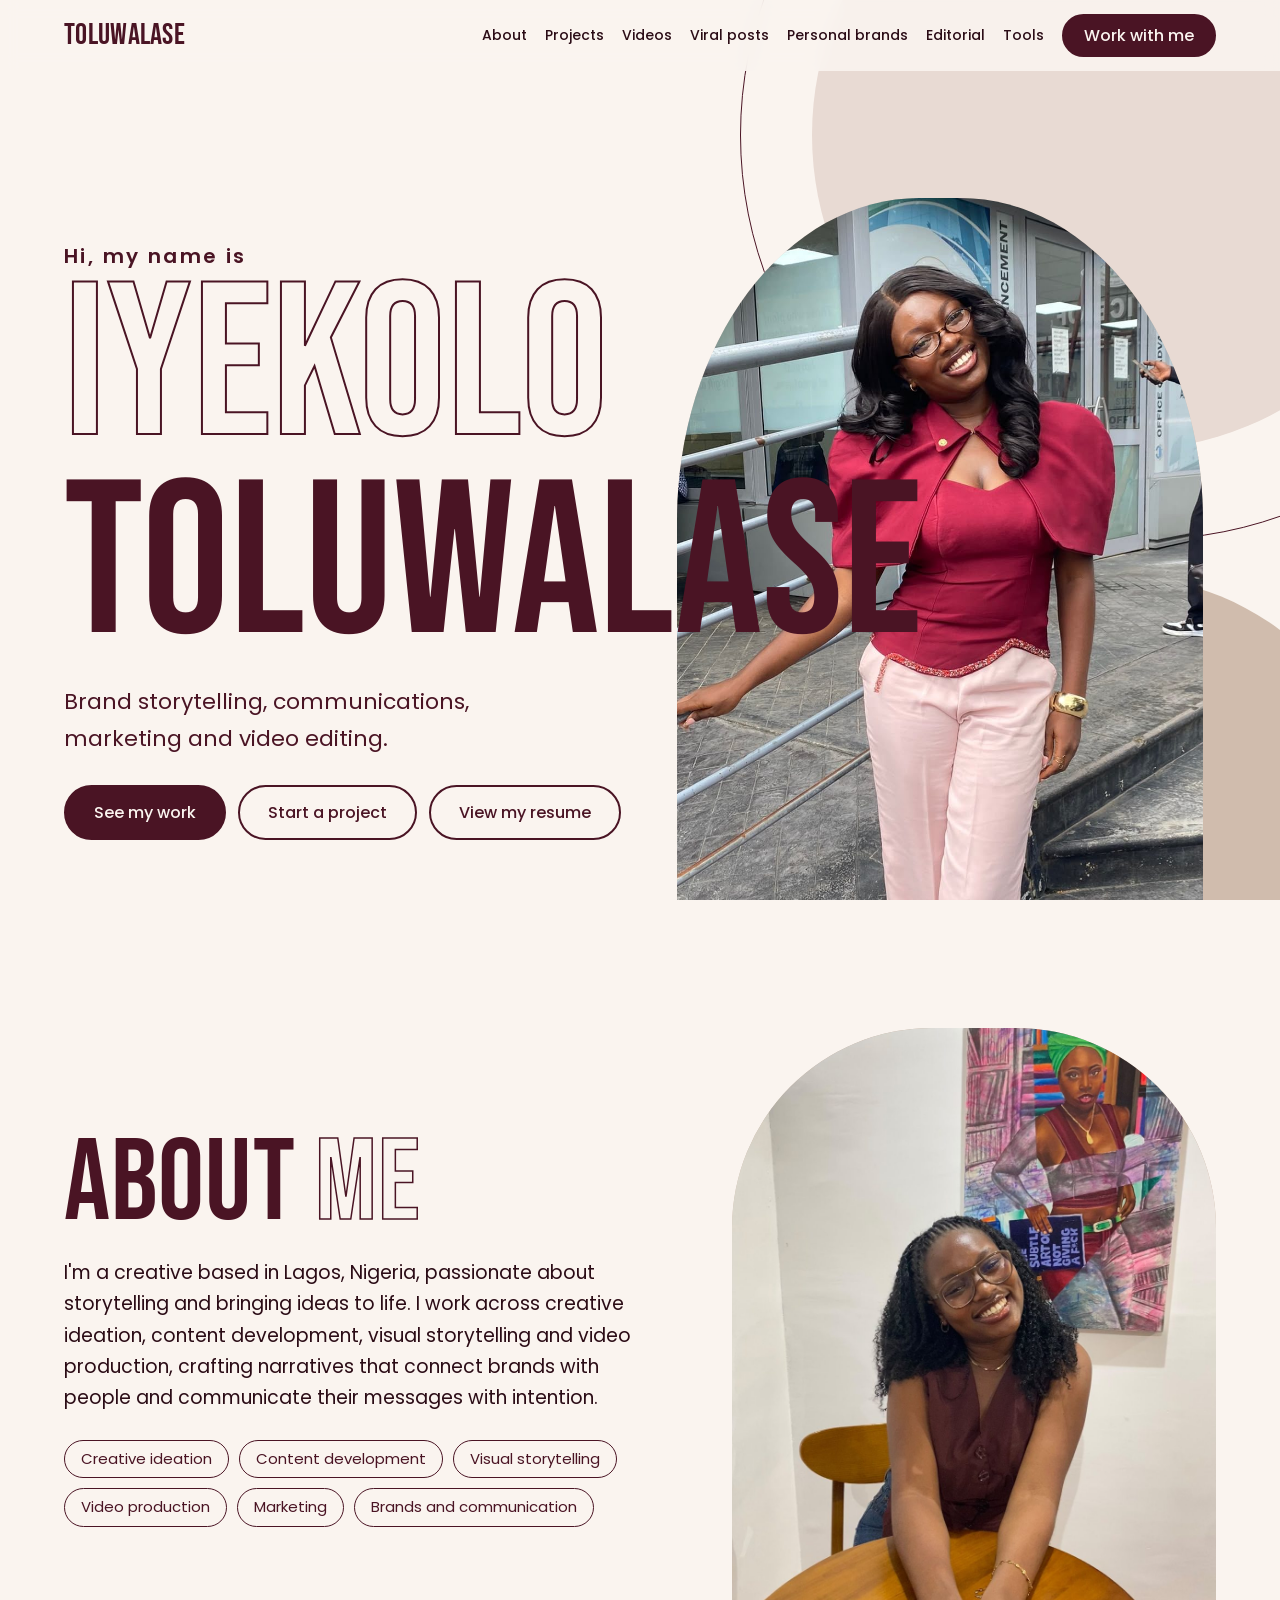
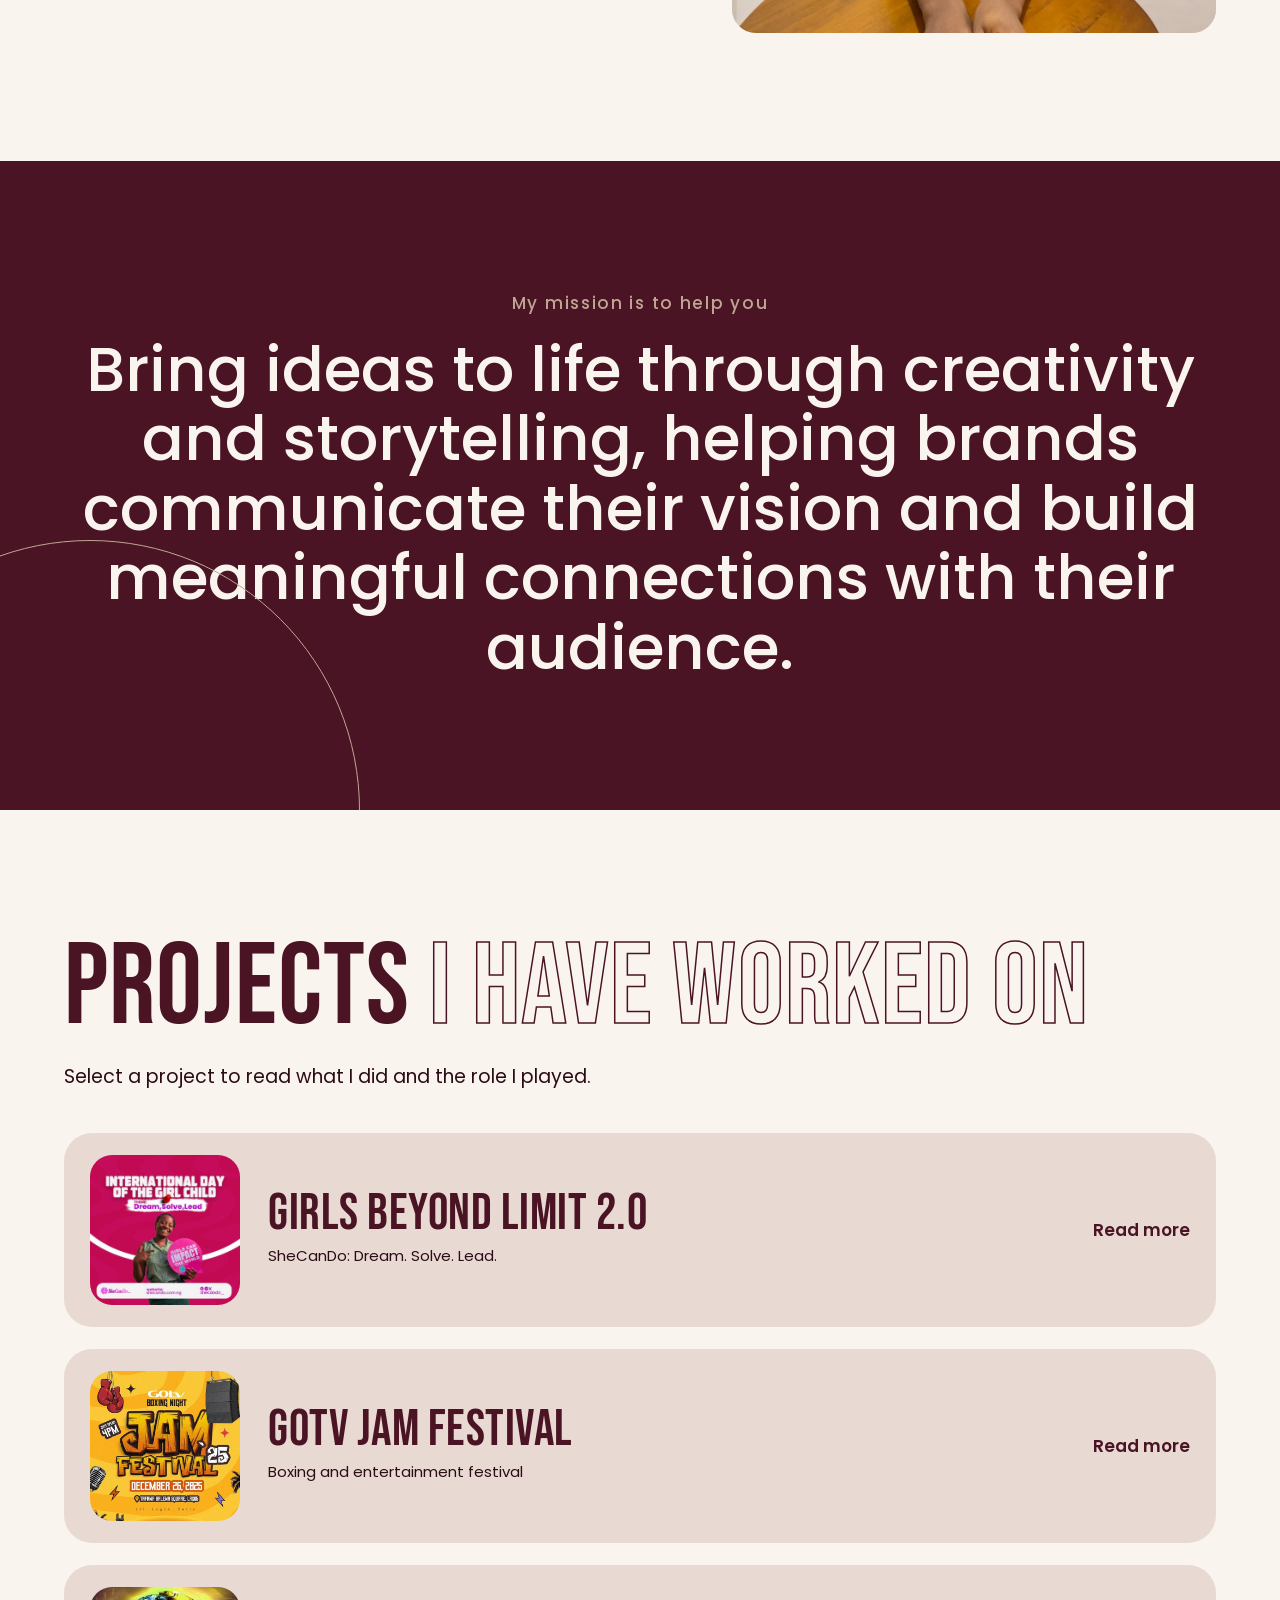
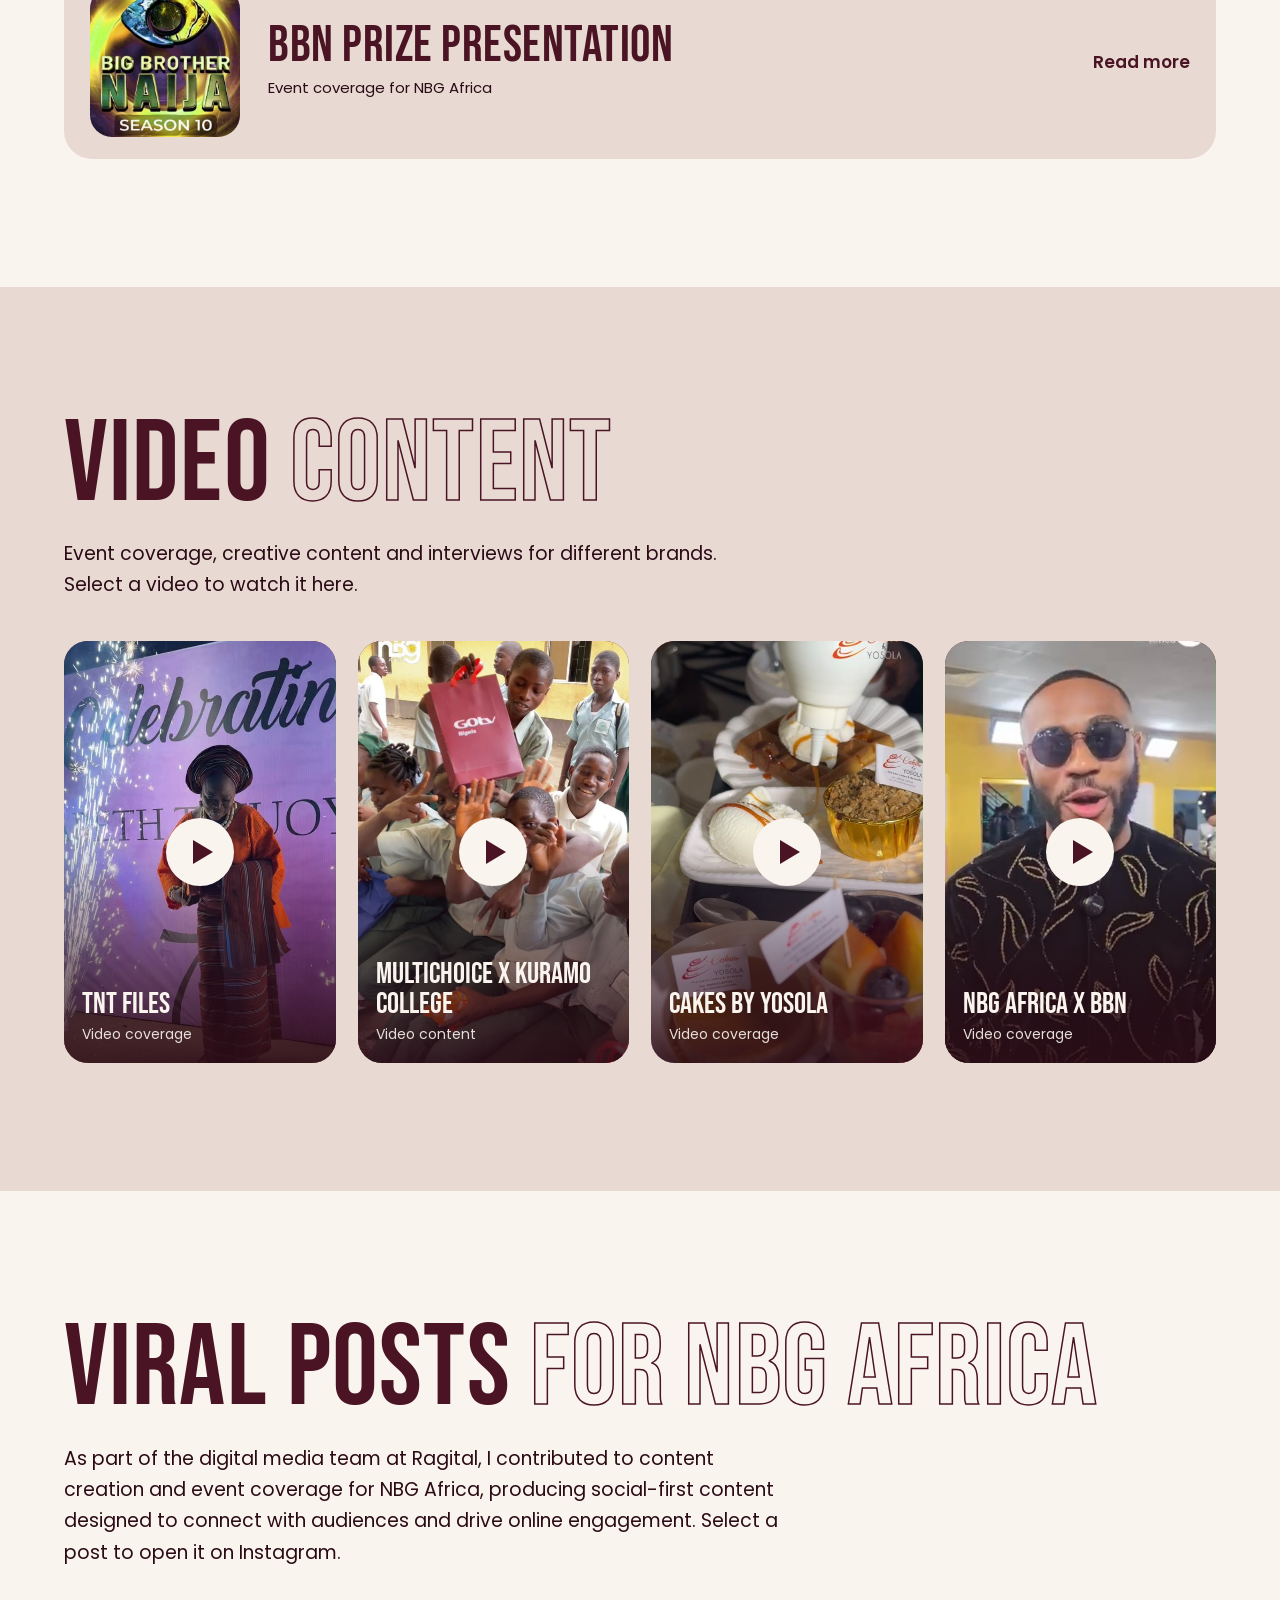
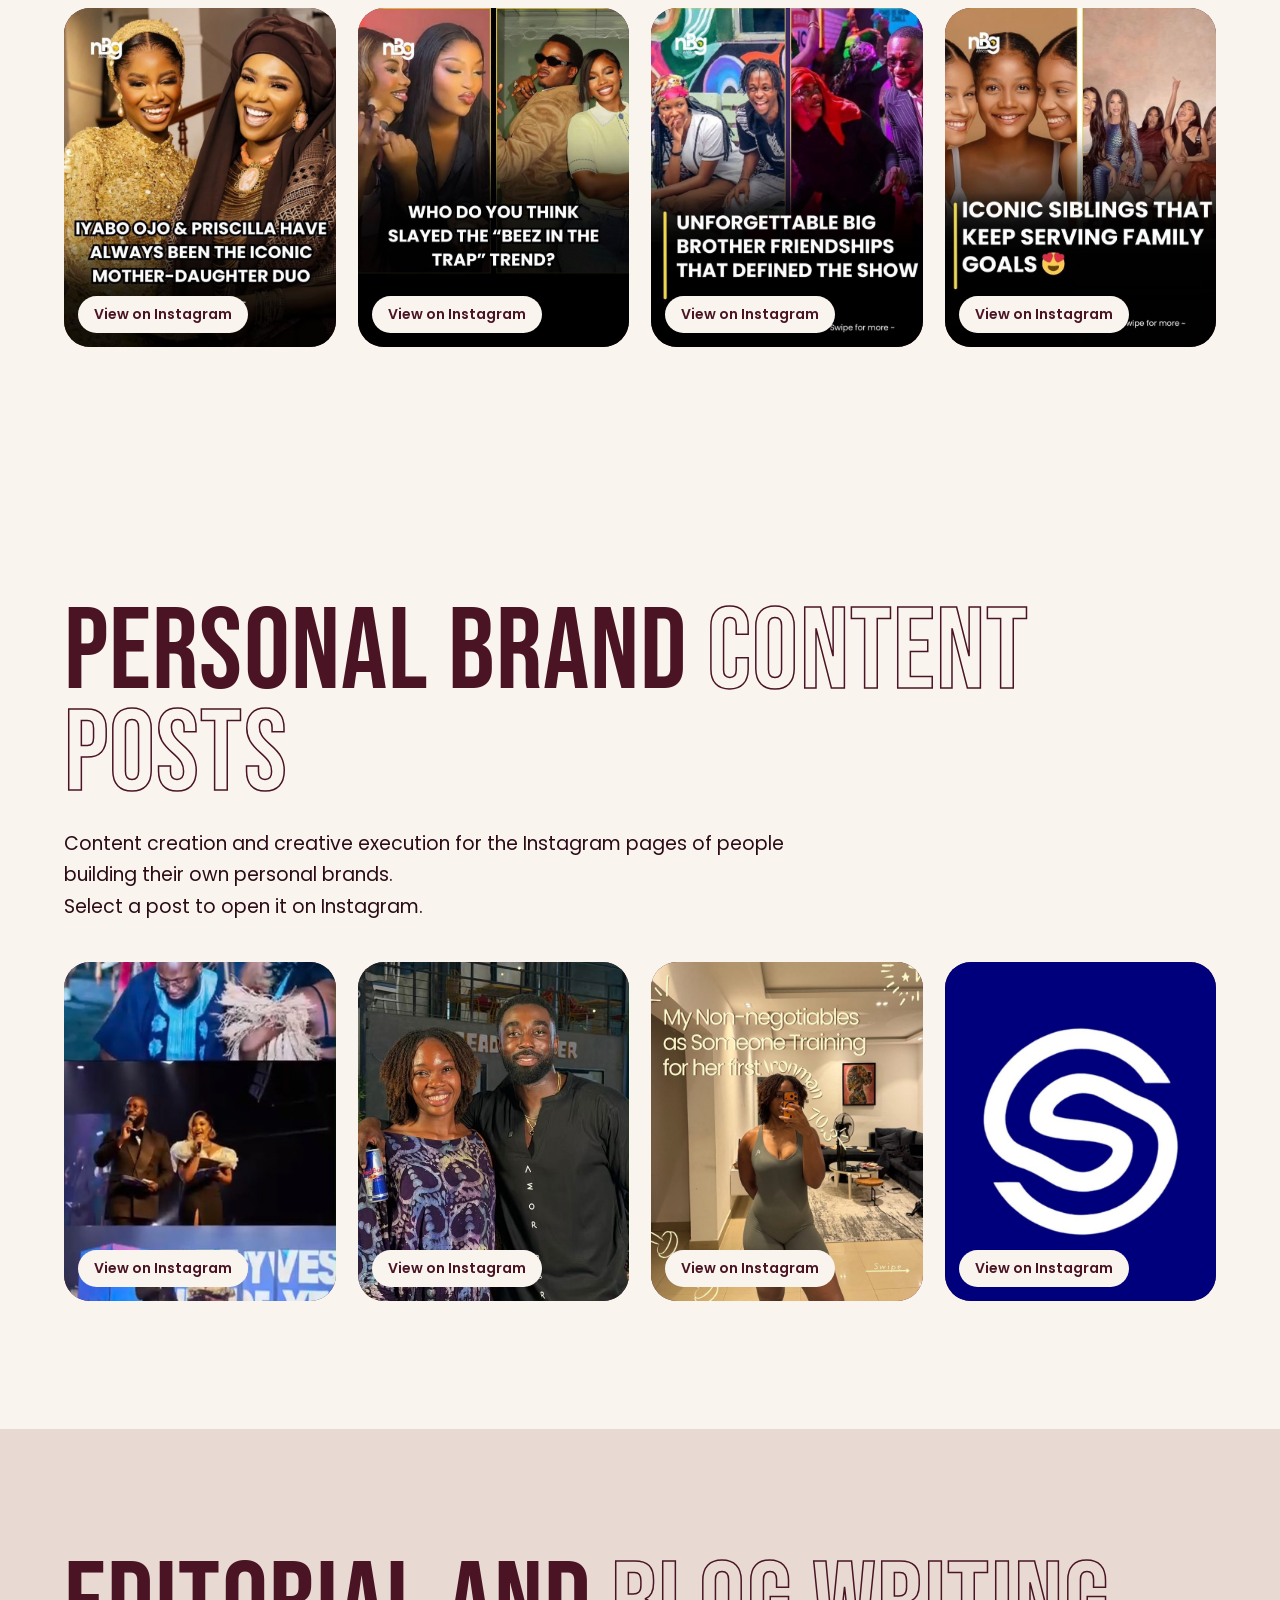
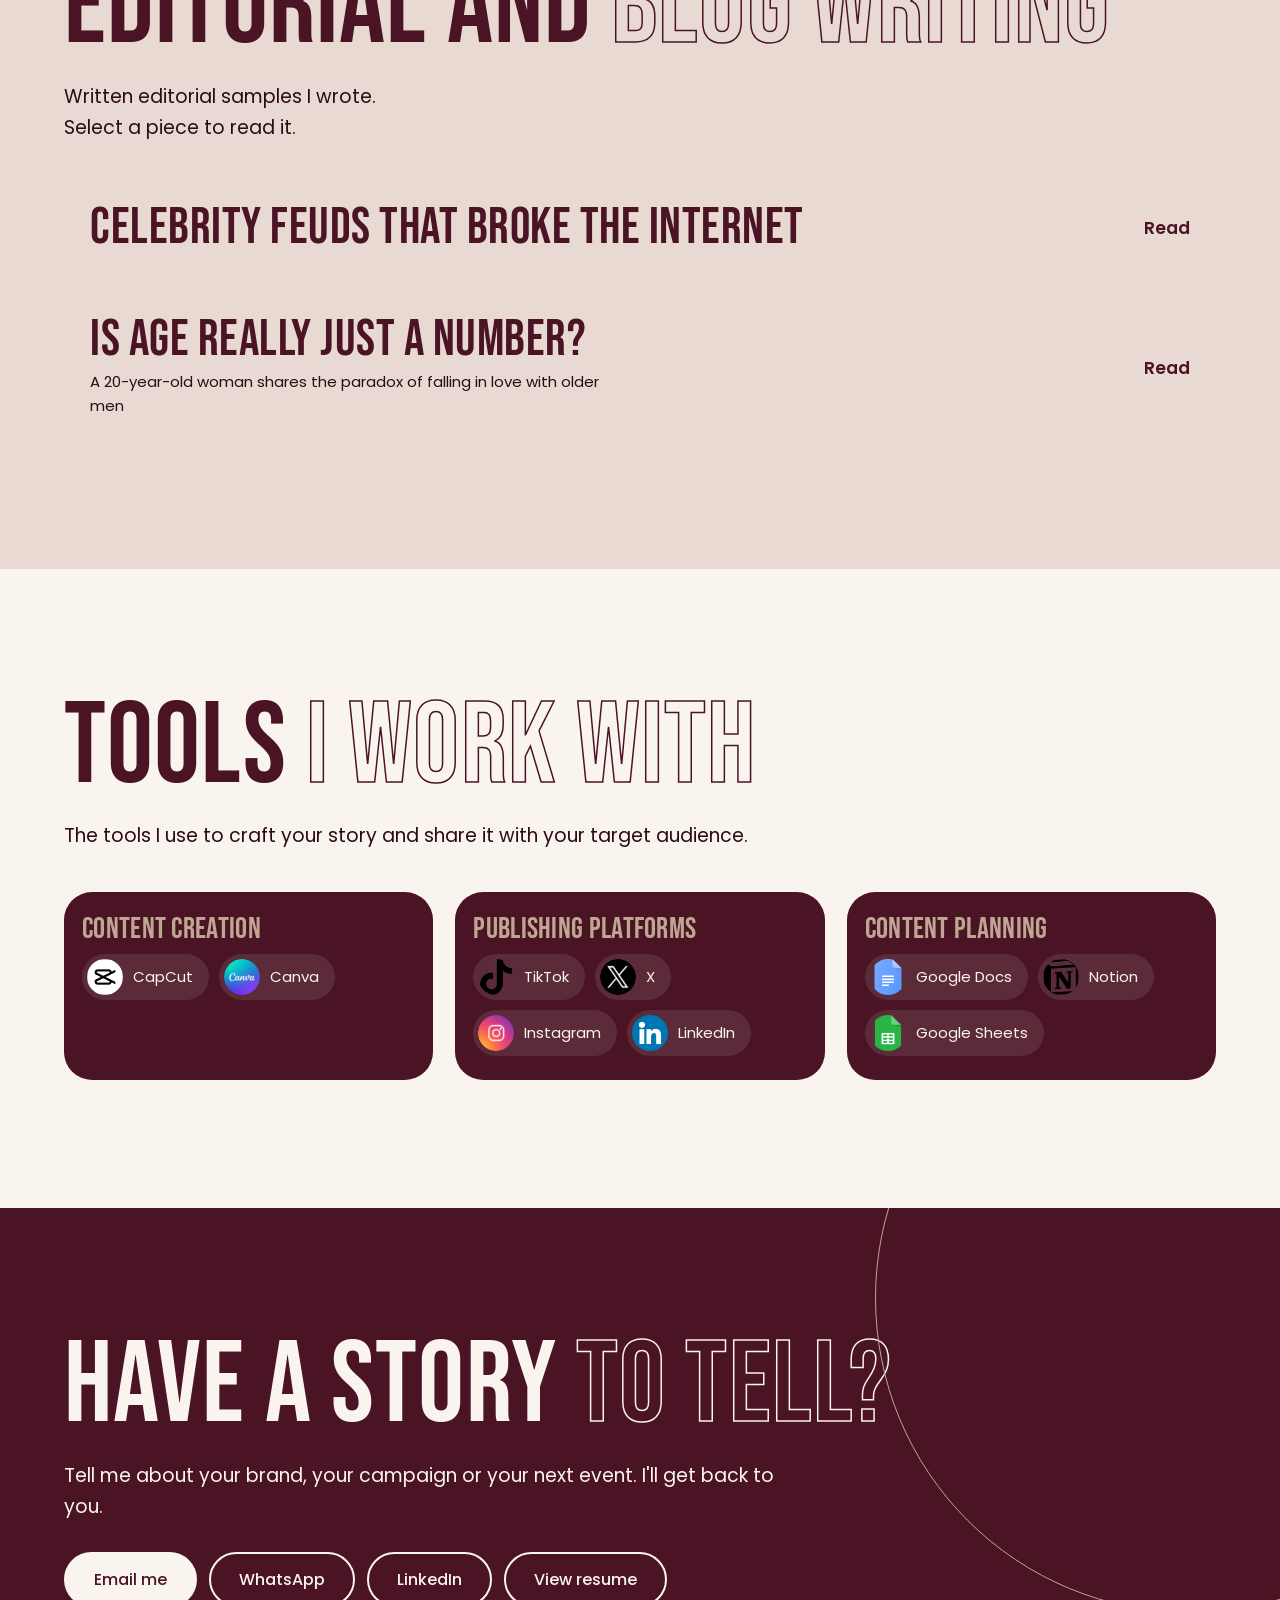
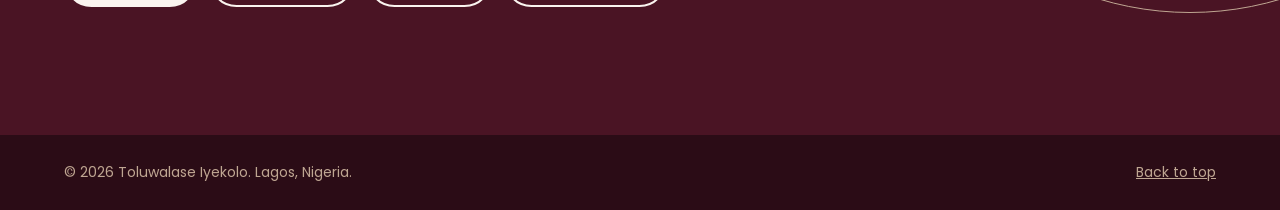
<file: index.html>
<!DOCTYPE html>
<html lang="en">
<head>
<meta charset="utf-8">
<meta name="viewport" content="width=device-width, initial-scale=1">
<title>Toluwalase Iyekolo | Brand storyteller and content creator in Lagos</title>
<meta name="description" content="Toluwalase Iyekolo is a Lagos-based creative working in brand storytelling, communications, marketing and video editing.">
<link rel="preconnect" href="https://fonts.googleapis.com">
<link href="https://fonts.googleapis.com/css2?family=Bebas+Neue&family=Poppins:wght@400;500;600;700&display=swap" rel="stylesheet">
<link rel="stylesheet" href="css/style.css">
</head>
<body>

<header>
  <a class="logo bb" href="#top" aria-label="Toluwalase Iyekolo, home">Toluwalase</a>
  <button class="burger" id="burger" aria-label="Open menu" aria-expanded="false" aria-controls="nav"><span></span><span></span><span></span></button>
  <nav id="nav">
    <a href="#about">About</a><a href="#work">Projects</a><a href="#reels">Videos</a><a href="#posts">Viral posts</a><a href="#personal">Personal brands</a><a href="#editorial">Editorial</a><a href="#tools">Tools</a>
    <a class="btn" href="#contact" style="padding:7px 20px;color:var(--cream)">Work with me</a>
  </nav>
</header>

<main id="top">
<div class="hero">
  <div class="arc a1"></div><div class="arc a2"></div><div class="arc a3"></div>
  <div class="photo"><img src="images/tolu-hero.jpg" alt="Toluwalase Iyekolo smiling" onerror="this.remove()"></div>
  <div class="hero-text">
    <p class="hi">Hi, my name is</p>
    <h1 class="bb"><span class="n1">Iyekolo</span><span class="n2">Toluwalase</span></h1>
    <p class="roles">Brand storytelling, communications, marketing and video editing.</p>
    <div class="cta"><a class="btn" href="#work">See my work</a><a class="btn o" href="#contact">Start a project</a><a class="btn o" href="resume/Toluwalase-Iyekolo-Resume.pdf" target="_blank" rel="noopener">View my resume</a></div>
      </div>
</div>

<section id="about" class="about">
  <div>
    <h2 class="bb">About <span class="out">me</span></h2>
    <p class="lead">I'm a creative based in Lagos, Nigeria, passionate about storytelling and bringing ideas to life. I work across creative ideation, content development, visual storytelling and video production, crafting narratives that connect brands with people and communicate their messages with intention.</p>
    <div class="pills"><span>Creative ideation</span><span>Content development</span><span>Visual storytelling</span><span>Video production</span><span>Marketing</span><span>Brands and communication</span></div>
  </div>
  <div class="about-photo"><img src="images/tolu-about.jpg" alt="Portrait of Toluwalase Iyekolo" onerror="this.remove()"></div>
</section>

<section class="mission">
  <div class="arc"></div>
  <p class="s">My mission is to help you</p>
  <q>Bring ideas to life through creativity and storytelling, helping brands communicate their vision and build meaningful connections with their audience.</q>
</section>

<section id="work">
  <h2 class="bb">Projects <span class="out">I have worked on</span></h2>
  <p class="lead">Select a project to read what I did and the role I played.</p>
  <div class="camps" id="camps"></div>
</section>

<section id="reels" class="reels">
  <h2 class="bb">Video <span class="out">content</span></h2>
  <p class="lead">Event coverage, creative content and interviews for different brands.<br>Select a video to watch it here.</p>
  <div class="rgrid" id="reels-grid"></div>
</section>

<section id="posts">
  <h2 class="bb">Viral posts <span class="out">for NBG Africa</span></h2>
  <p class="lead">As part of the digital media team at Ragital, I contributed to content creation and event coverage for NBG Africa, producing social-first content designed to connect with audiences and drive online engagement. Select a post to open it on Instagram.</p>
  <div class="pgrid" id="posts-grid"></div>
</section>

<section id="personal">
  <h2 class="bb">Personal brand <span class="out">content posts</span></h2>
  <p class="lead">Content creation and creative execution for the Instagram pages of people building their own personal brands.<br>Select a post to open it on Instagram.</p>
  <div class="pgrid" id="personal-grid"></div>
</section>

<section id="editorial" class="reels">
  <h2 class="bb">Editorial and <span class="out">blog writing</span></h2>
  <p class="lead">Written editorial samples I wrote.<br>Select a piece to read it.</p>
  <div class="camps" id="art-grid"></div>
</section>

<section id="tools">
  <h2 class="bb">Tools <span class="out">I work with</span></h2>
  <p class="lead">The tools I use to craft your story and share it with your target audience.</p>
  <div class="tools">
    <div class="tool"><h3 class="bb">Content creation</h3><ul><li><img class="ic" src="images/logos/capcut.png" alt="" width="36" height="36">CapCut</li><li><img class="ic" src="images/logos/canva.png" alt="" width="36" height="36">Canva</li></ul></div>
    <div class="tool"><h3 class="bb">Publishing platforms</h3><ul><li><img class="ic" src="images/logos/tiktok.png" alt="" width="36" height="36">TikTok</li><li><img class="ic" src="images/logos/x.png" alt="" width="36" height="36">X</li><li><img class="ic" src="images/logos/instagram.png" alt="" width="36" height="36">Instagram</li><li><img class="ic" src="images/logos/linkedin.png" alt="" width="36" height="36">LinkedIn</li></ul></div>
    <div class="tool"><h3 class="bb">Content planning</h3><ul><li><img class="ic" src="images/logos/google-docs.png" alt="" width="36" height="36">Google Docs</li><li><img class="ic" src="images/logos/notion.png" alt="" width="36" height="36">Notion</li><li><img class="ic" src="images/logos/google-sheets.png" alt="" width="36" height="36">Google Sheets</li></ul></div>
  </div>
</section>

<section id="contact" class="contact">
  <div class="arc"></div>
  <h2 class="bb">Have a story <span class="out">to tell?</span></h2>
  <p class="lead">Tell me about your brand, your campaign or your next event. I'll get back to you.</p>
  <div class="cta" style="margin-top:30px">
    <a class="btn" href="mailto:iyekolotoluwalase@gmail.com?subject=Project%20enquiry">Email me</a>
    <a class="btn o" href="https://wa.me/2349088977207" target="_blank" rel="noopener">WhatsApp</a>
    <a class="btn o" href="https://www.linkedin.com/in/toluwalase-iyekolo" target="_blank" rel="noopener" id="li">LinkedIn</a>
    <a class="btn o" href="resume/Toluwalase-Iyekolo-Resume.pdf" target="_blank" rel="noopener">View resume</a>
  </div>
</section>
</main>

<footer><span>© 2026 Toluwalase Iyekolo. Lagos, Nigeria.</span><a href="#top">Back to top</a></footer>

<dialog id="dlg" aria-label="Details"><button class="x" aria-label="Close" id="close">✕</button><div id="dlg-in"></div></dialog>

<script src="js/content.js"></script>
<script src="js/main.js"></script>
</body>
</html>
</file>
<file: css/style.css>
:root{--cream:#FAF4EF;--sand:#E8DAD3;--clay:#BFA692;--plum:#4A1424;--plum2:#5C2636;--ink:#2B0C16;color-scheme:light}
*{box-sizing:border-box;margin:0}
html{scroll-behavior:smooth;scroll-padding-top:72px}
body{background:var(--cream);color:var(--ink);font:400 17px/1.65 Poppins,system-ui,sans-serif;overflow-x:hidden}
a{color:inherit}
:focus-visible{outline:3px solid var(--plum);outline-offset:3px}
.bb{font-family:'Bebas Neue',Impact,sans-serif;font-weight:400;line-height:.88;letter-spacing:.01em}
header{position:fixed;inset:0 0 auto;z-index:20;display:flex;justify-content:space-between;align-items:center;padding:14px 5vw;background:rgba(250,244,239,.88);backdrop-filter:blur(8px)}
header .burger{order:3}header .logo{font-size:30px;text-decoration:none;color:var(--plum)}
nav{display:flex;align-items:center;gap:18px;font-size:14px;font-weight:500}
nav a{text-decoration:none}nav a:hover{text-decoration:underline;text-underline-offset:6px}
.btn{display:inline-block;background:var(--plum);color:var(--cream);padding:13px 28px;border-radius:99px;text-decoration:none;font-weight:500;border:2px solid var(--plum);cursor:pointer;font:500 16px Poppins;transition:background .2s,color .2s}
.btn:hover{background:transparent;color:var(--plum)}
.btn.o{background:transparent;color:var(--plum)}.btn.o:hover{background:var(--plum);color:var(--cream)}
/* hero */
.hero{min-height:100svh;position:relative;display:grid;align-items:end;padding:120px 5vw 60px;overflow:hidden}
.arc{position:absolute;border-radius:50%;pointer-events:none}
.a1{width:70vmin;height:70vmin;background:var(--sand);right:-18vmin;top:-20vmin}
.a2{width:90vmin;height:90vmin;border:1.5px solid var(--plum);right:-30vmin;top:-30vmin}
.a3{width:60vmin;height:60vmin;background:var(--clay);right:-12vmin;bottom:-24vmin;opacity:.7}
.hero .photo{position:absolute;right:6vw;bottom:0;height:78vh;max-height:760px;aspect-ratio:3/4;background:linear-gradient(160deg,var(--sand),var(--clay));border-radius:46% 46% 0 0}
.photo img,.about-photo img{width:100%;height:100%;object-fit:cover;object-position:top;border-radius:inherit;display:block}
.hero-text{position:relative;z-index:2}
.hi{font-weight:600;font-size:clamp(15px,2vw,20px);letter-spacing:.12em;color:var(--plum)}
.n1,.n2{display:block;font-size:clamp(78px,17vw,250px)}
.n1{-webkit-text-stroke:2px var(--plum);color:transparent}
.n2{color:var(--plum);margin-top:.03em;animation:rise 1s .15s cubic-bezier(.2,.8,.2,1) both}
.n1{animation:rise 1s cubic-bezier(.2,.8,.2,1) both}
@keyframes rise{from{opacity:0;transform:translateY(40px)}to{opacity:1;transform:none}}
.roles{max-width:520px;margin:22px 0 28px;font-size:clamp(17px,2vw,22px);color:var(--plum)}
.cta{display:flex;gap:12px;flex-wrap:wrap}
.stats{display:flex;gap:34px;margin-top:34px;color:var(--plum)}
.stats b{font:400 44px/1 'Bebas Neue'}.stats span{display:block;font-size:14px}
/* sections */
section{padding:clamp(70px,10vw,130px) 5vw;position:relative}
h2{font-size:clamp(52px,9vw,120px);color:var(--plum);margin-bottom:22px}
h2 .out{-webkit-text-stroke:1.5px var(--plum);color:transparent}
.lead{max-width:60ch;font-size:19px}
.about{display:grid;grid-template-columns:1.1fr .9fr;gap:6vw;align-items:center}
.about-photo img{object-position:center 42%}
.about-photo{aspect-ratio:4/5;background:linear-gradient(200deg,var(--clay),var(--sand));border-radius:200px 200px 24px 24px}
.pills{display:flex;flex-wrap:wrap;gap:10px;margin-top:26px}
.pills span{border:1.5px solid var(--plum);color:var(--plum);padding:6px 16px;border-radius:99px;font-size:15px}
.mission{background:var(--plum);color:var(--cream);text-align:center;overflow:hidden}
.mission p.s{font-weight:500;letter-spacing:.1em;color:var(--clay);margin-bottom:18px}
.mission q{display:block;max-width:20em;margin:auto;font:500 clamp(30px,5vw,62px)/1.12 Poppins;quotes:none}
.mission .arc{border:1.5px solid var(--clay);width:60vmin;height:60vmin;left:-20vmin;bottom:-30vmin}
/* campaigns */
.camps{display:grid;gap:22px;margin-top:40px}
.camp{display:grid;grid-template-columns:150px 1fr auto;gap:28px;align-items:center;padding:22px 26px;background:var(--sand);border-radius:28px;text-align:left;border:0;width:100%;cursor:pointer;color:var(--ink);font:inherit;transition:background .25s,transform .25s}
.camp:hover{background:var(--clay);transform:translateX(8px)}
.camp .th{aspect-ratio:1;border-radius:22px;background:var(--plum2);overflow:hidden;display:grid;place-items:center;color:var(--cream)}
.camp .th img{width:100%;height:100%;object-fit:cover}
.camp h3{font-size:clamp(34px,4vw,52px);color:var(--plum)}
.camp p{font-size:15px;max-width:58ch;margin-top:8px}
.camp .go{font-weight:600;color:var(--plum);white-space:nowrap}
/* reels */
.reels{background:var(--sand)}
.rgrid{display:grid;grid-template-columns:repeat(auto-fill,minmax(230px,1fr));gap:22px;margin-top:40px}
.reel{position:relative;aspect-ratio:9/14;border-radius:24px;overflow:hidden;border:0;cursor:pointer;background:var(--plum2);color:var(--cream);text-align:left;padding:0;font:inherit}
.reel img{position:absolute;inset:0;width:100%;height:100%;object-fit:cover;transition:transform .5s}
.reel:hover img{transform:scale(1.06)}
.reel::after{content:"";position:absolute;inset:0;background:linear-gradient(transparent 45%,rgba(43,12,22,.9))}
.play{position:absolute;z-index:2;top:50%;left:50%;width:68px;height:68px;margin:-34px;border-radius:50%;background:var(--cream);display:grid;place-items:center;transition:transform .25s}
.play::before{content:"";border-left:20px solid var(--plum);border-block:12px solid transparent;margin-left:6px}
.reel:hover .play{transform:scale(1.15)}
.cap{position:absolute;z-index:2;left:18px;right:18px;bottom:16px}
.cap b{display:block;font:400 30px/1 'Bebas Neue'}.cap span{font-size:14px;opacity:.9}
/* posts */
.pgrid{display:grid;grid-template-columns:repeat(auto-fill,minmax(250px,1fr));gap:22px;margin-top:40px}
.post{display:flex;flex-direction:column;justify-content:flex-end;min-height:300px;padding:24px;border-radius:26px;background:var(--plum);color:var(--cream);text-decoration:none;position:relative;overflow:hidden;transition:transform .25s}
.post:hover{transform:translateY(-6px)}
.post:nth-child(even){background:var(--plum2)}
.post img{position:absolute;inset:0;width:100%;height:100%;object-fit:cover;opacity:.55}
.post b,.post span{position:relative}
.post b{font:600 20px/1.3 Poppins}.post span{margin-top:12px;color:var(--clay);font-size:14px}
/* tools */
.tools{display:grid;grid-template-columns:repeat(auto-fit,minmax(240px,1fr));gap:22px;margin-top:40px}
.tool{background:var(--plum);color:var(--cream);padding:24px 18px;border-radius:28px}
.tool h3{font-size:30px;color:var(--clay);margin-bottom:12px}
.tool ul{display:flex;flex-wrap:wrap;gap:10px;padding:0}.tool li{list-style:none;display:flex;align-items:center;gap:10px;padding:5px 16px 5px 5px;border-radius:99px;background:rgba(250,244,239,.1);font-size:15px}
/* contact */
.contact{background:var(--plum);color:var(--cream);overflow:hidden}
.contact h2{color:var(--cream)}.contact h2 .out{-webkit-text-stroke-color:var(--cream)}
.contact .btn{background:var(--cream);color:var(--plum);border-color:var(--cream)}
.contact .btn:hover{background:transparent;color:var(--cream)}
.contact .btn.o{background:transparent;color:var(--cream)}.contact .btn.o:hover{background:var(--cream);color:var(--plum)}
.contact .arc{border:1.5px solid var(--clay);width:70vmin;height:70vmin;right:-25vmin;top:-25vmin}
footer{padding:26px 5vw;background:var(--ink);color:var(--clay);font-size:14px;display:flex;justify-content:space-between;flex-wrap:wrap;gap:8px}
/* modal */
dialog{border:0;border-radius:28px;padding:0;max-width:min(920px,94vw);width:100%;background:var(--cream);color:var(--ink);margin:auto}
dialog::backdrop{background:rgba(43,12,22,.82)}
dialog[open]{animation:pop .3s ease}
@keyframes pop{from{opacity:0;transform:scale(.94)}to{opacity:1;transform:none}}
.x{position:absolute;top:14px;right:14px;z-index:3;width:44px;height:44px;border-radius:50%;border:0;background:var(--cream);color:var(--plum);font-size:22px;cursor:pointer}
.m-body{padding:clamp(26px,5vw,52px)}
.m-body h3{font-size:clamp(42px,7vw,76px);color:var(--plum);margin-bottom:14px}
.m-body p{margin-bottom:14px;max-width:62ch}
.pts{margin:6px 0 18px 20px;max-width:62ch}.pts li{margin-bottom:8px}.rl{display:flex;flex-wrap:wrap;gap:8px}.btn.sm{padding:6px 16px;font-size:14px}
.ic{width:36px;height:36px;flex:none;border-radius:50%}.camp.art{grid-template-columns:1fr auto}.post small{position:relative;color:var(--clay);font-size:14px;margin-bottom:6px}
.post.pic{padding:0;min-height:0;aspect-ratio:4/5;background:var(--plum2)}.post.pic img{opacity:1}
.post.pic span{position:absolute;left:14px;bottom:14px;margin:0;background:var(--cream);color:var(--plum);padding:7px 16px;border-radius:99px;font-weight:600;font-size:14px;z-index:1}
.burger{display:none;width:44px;height:44px;border:0;background:none;cursor:pointer;flex-direction:column;justify-content:center;align-items:center;gap:6px}
.burger span{width:24px;height:2.5px;background:var(--plum);border-radius:2px;transition:transform .25s,opacity .25s}
.burger[aria-expanded=true] span:nth-child(1){transform:translateY(8.5px) rotate(45deg)}
.burger[aria-expanded=true] span:nth-child(2){opacity:0}
.burger[aria-expanded=true] span:nth-child(3){transform:translateY(-8.5px) rotate(-45deg)}
.m-body h4{font:600 22px/1.3 Poppins;color:var(--plum);margin:28px 0 10px}
.m-media{background:#000;display:grid;place-items:center}
.m-media video,.m-media iframe{width:100%;max-height:82vh;aspect-ratio:16/9;border:0;background:#000}
.m-media.v video{aspect-ratio:auto;max-width:460px}
@media(max-width:820px){
 .burger{display:flex}
 nav{position:absolute;top:100%;left:0;right:0;flex-direction:column;align-items:stretch;gap:0;padding:8px 5vw 22px;background:var(--cream);border-bottom:1px solid var(--sand);max-height:calc(100svh - 64px);overflow:auto;transform:translateY(-12px);opacity:0;visibility:hidden;transition:transform .25s,opacity .25s,visibility 0s .25s}
 nav.open{transform:none;opacity:1;visibility:visible;transition:transform .25s,opacity .25s}
 nav a{padding:13px 0;font-size:18px}
 nav a.btn{text-align:center;margin-top:12px;padding:12px 20px!important;font-size:16px}
 .about{grid-template-columns:1fr}
 .hero .photo{height:46vh;right:50%;transform:translateX(50%);opacity:.35}
 .hero{padding-top:100px}
 .hi{font-size:clamp(20px,5.8vw,28px);font-weight:700;letter-spacing:.14em;text-transform:uppercase}
 .n1,.n2{font-size:21.5vw;line-height:.9}
 .n1{-webkit-text-stroke:3px var(--plum)}
 .n2{-webkit-text-stroke:1.5px var(--plum)}
 .roles{font-size:19px;font-weight:500;max-width:none}
 .cta .btn{padding:14px 26px;font-size:17px}
 .camp{grid-template-columns:90px 1fr}.camp.art{grid-template-columns:1fr}.camp .go{display:none}
}
@media(prefers-reduced-motion:reduce){*{animation:none!important;transition:none!important;scroll-behavior:auto!important}}
</file>
